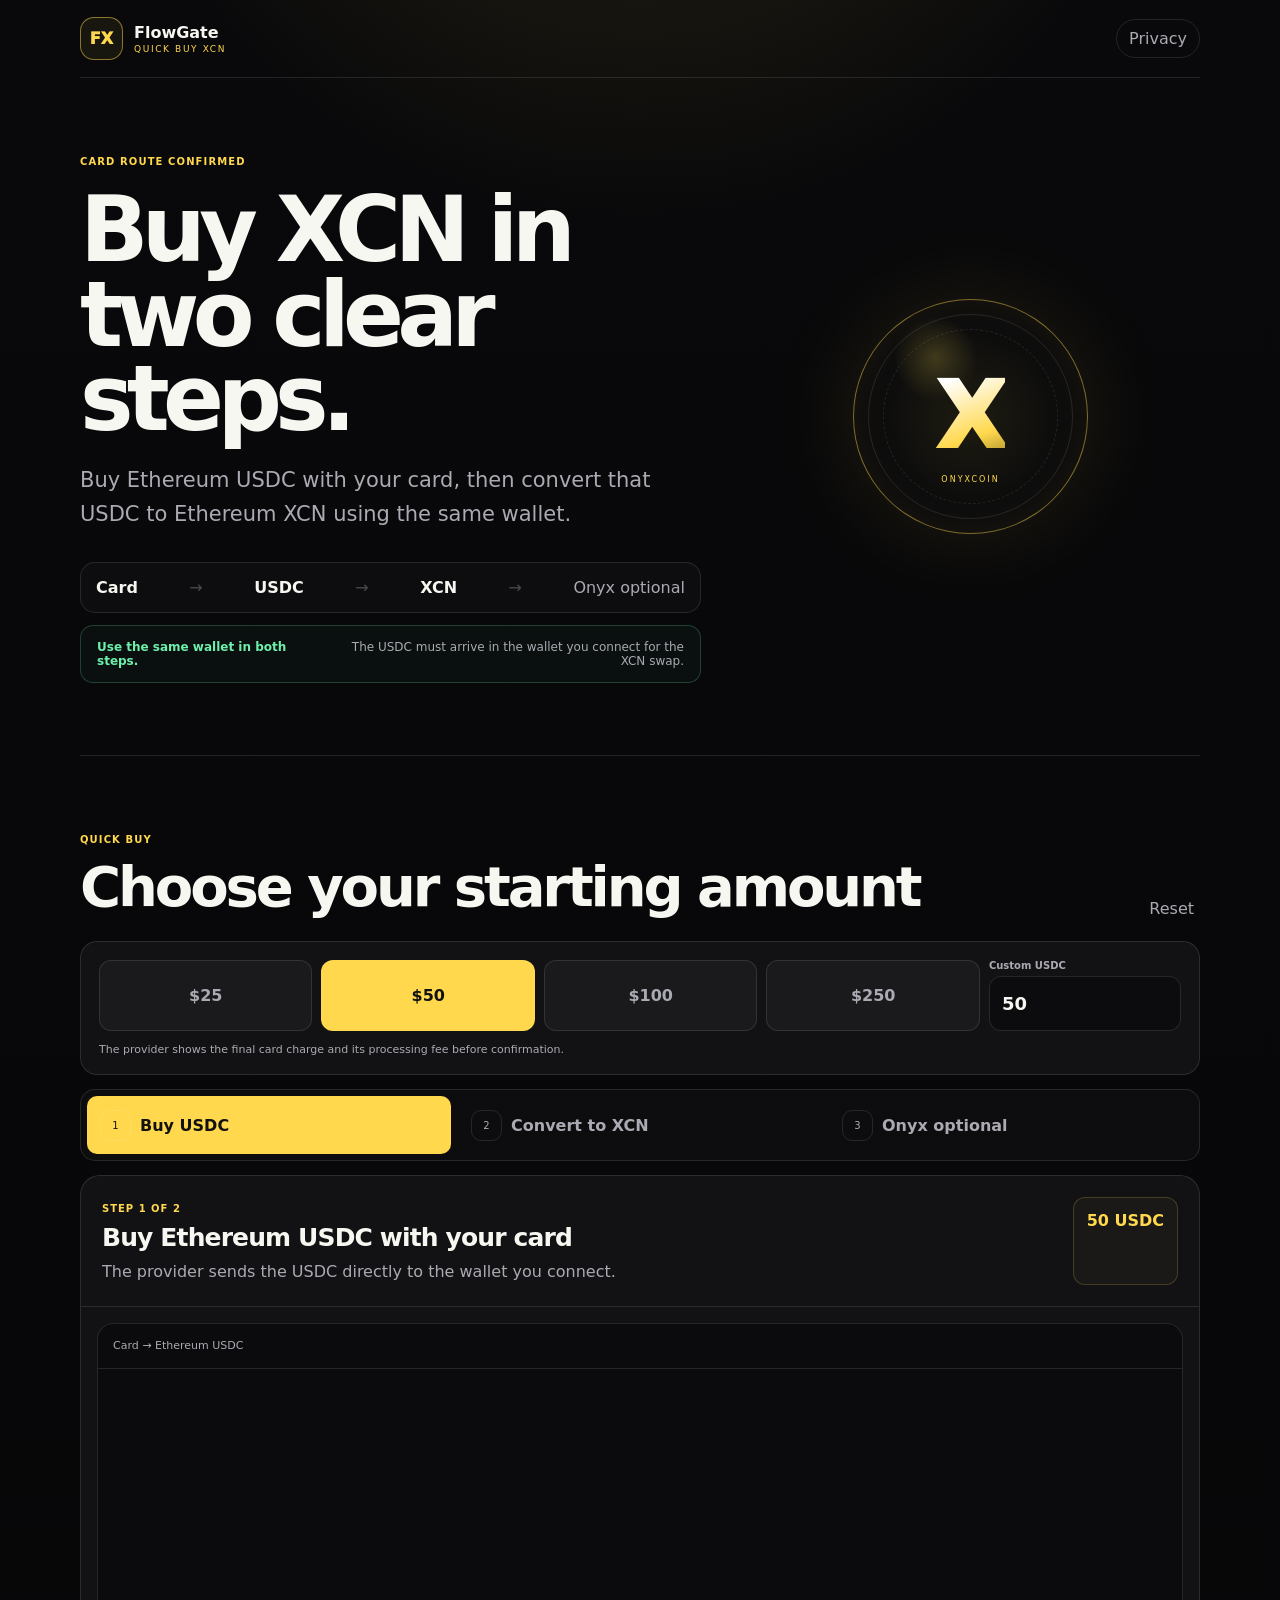
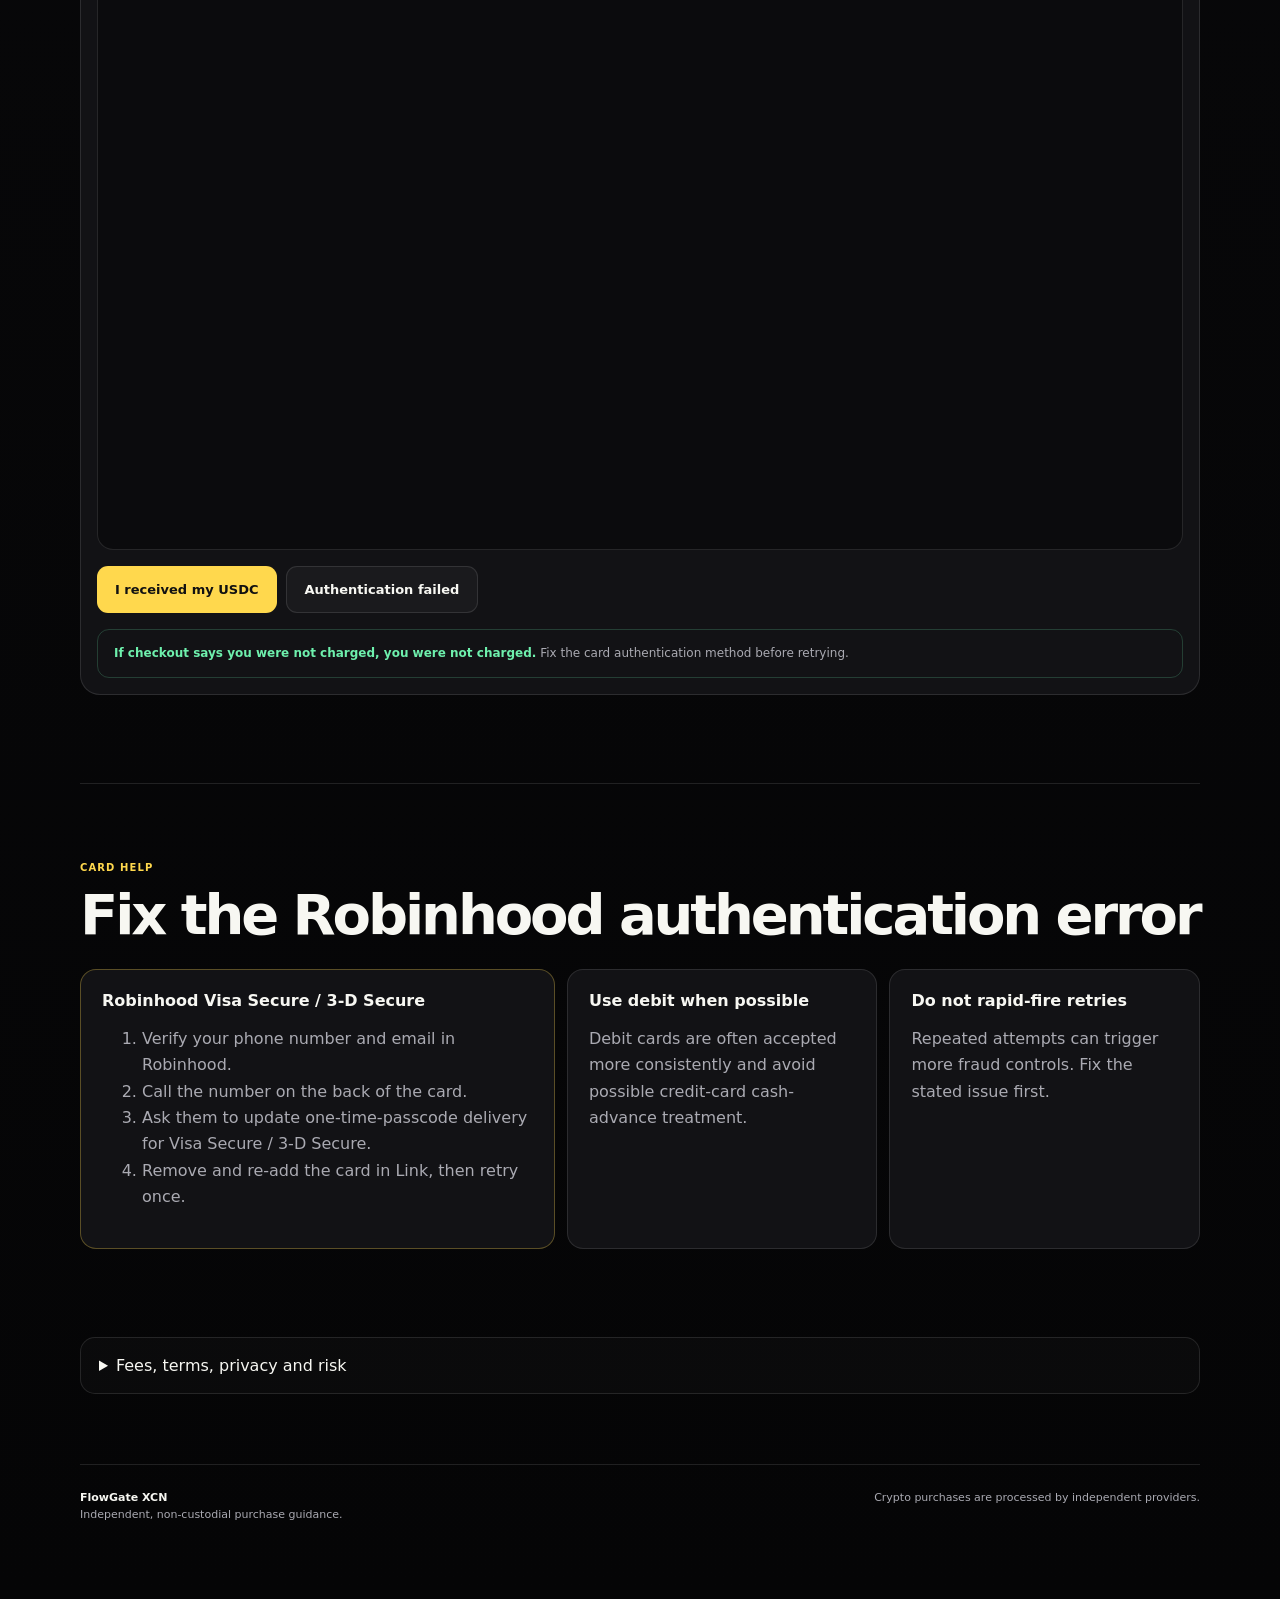
<file: index.html>
<!doctype html>
<html lang="en">
<head>
  <meta charset="utf-8" />
  <meta name="viewport" content="width=device-width,initial-scale=1,viewport-fit=cover" />
  <meta name="theme-color" content="#080809" />
  <meta name="description" content="Buy Ethereum USDC with a card, then convert it to XCN." />
  <title>FlowGate XCN — Quick Buy</title>
  <link rel="stylesheet" href="./styles.css" />
  <script defer src="./app.js"></script>
</head>
<body>
  <header>
    <a class="brand" href="#top"><span class="logo">FX</span><span><b>FlowGate</b><small>QUICK BUY XCN</small></span></a>
    <button id="privacy" class="ghost">Privacy</button>
  </header>

  <main id="top">
    <section class="hero">
      <div>
        <span class="eyebrow">CARD ROUTE CONFIRMED</span>
        <h1>Buy XCN in two clear steps.</h1>
        <p>Buy Ethereum USDC with your card, then convert that USDC to Ethereum XCN using the same wallet.</p>
        <div class="route"><b>Card</b><i>→</i><b>USDC</b><i>→</i><b>XCN</b><i>→</i><span>Onyx optional</span></div>
        <div class="same"><b>Use the same wallet in both steps.</b><span>The USDC must arrive in the wallet you connect for the XCN swap.</span></div>
      </div>
      <div class="coin" aria-hidden="true"><span>X</span><small>ONYXCOIN</small></div>
    </section>

    <section class="quick" id="buy">
      <div class="heading"><div><span class="eyebrow">QUICK BUY</span><h2>Choose your starting amount</h2></div><button id="reset" class="linkbtn">Reset</button></div>
      <div class="amounts">
        <button data-amount="25">$25</button><button data-amount="50" class="active">$50</button><button data-amount="100">$100</button><button data-amount="250">$250</button>
        <label>Custom USDC<input id="amount" type="number" min="5" max="10000" step="1" value="50" /></label>
        <p>The provider shows the final card charge and its processing fee before confirmation.</p>
      </div>

      <nav class="steps">
        <button data-tab="1" class="active"><span>1</span><b>Buy USDC</b></button>
        <button data-tab="2"><span>2</span><b>Convert to XCN</b></button>
        <button data-tab="3"><span>3</span><b>Onyx optional</b></button>
      </nav>

      <section class="panel active" data-panel="1">
        <div class="panelhead"><div><small>STEP 1 OF 2</small><h3>Buy Ethereum USDC with your card</h3><p>The provider sends the USDC directly to the wallet you connect.</p></div><strong><span data-current>50</span> USDC</strong></div>
        <div class="widget"><div class="widgetbar">Card → Ethereum USDC</div><iframe id="buyWidget" title="Buy USDC with card" height="780" allow="payment;clipboard-write;publickey-credentials-get"></iframe></div>
        <div class="actions"><button id="bought" class="primary">I received my USDC</button><button class="secondary" data-help>Authentication failed</button></div>
        <div class="notice"><b>If checkout says you were not charged, you were not charged.</b> Fix the card authentication method before retrying.</div>
      </section>

      <section class="panel" data-panel="2" hidden>
        <div class="panelhead"><div><small>STEP 2 OF 2</small><h3>Convert USDC into XCN</h3><p>The official Ethereum USDC and XCN contracts are already selected.</p></div><strong>Up to <span data-current>50</span> USDC</strong></div>
        <label class="walletcheck"><input id="sameWallet" type="checkbox" /><span><b>I am connecting the same wallet that received the USDC.</b><small>This prevents the most common mistake.</small></span></label>
        <div id="swapBox" class="widget locked"><div class="lock"><b>Confirm the same wallet above</b><span>Then the live XCN swap becomes available.</span></div><div class="widgetbar">Ethereum USDC → Ethereum XCN</div><iframe id="swapWidget" title="Swap USDC to XCN" height="780" allow="payment;clipboard-write;publickey-credentials-get"></iframe></div>
        <div class="contract"><div><small>Official Ethereum XCN contract</small><code>0xA2cd3D43c775978A96BdBf12d733D5A1ED94fb18</code></div><button id="copy">Copy</button></div>
        <div class="actions"><button id="swapped" class="primary">I received my XCN</button><button class="secondary" data-go="1">Back</button></div>
      </section>

      <section class="panel" data-panel="3" hidden>
        <div class="done"><span class="check">✓</span><small>XCN PURCHASED</small><h3>Keep it on Ethereum or move it to Onyx</h3><p>Ethereum XCN is already real XCN. Bridging is optional.</p>
          <div class="choices"><article><b>Keep Ethereum XCN</b><p>No extra bridge transaction is required.</p></article><article><b>Move to Onyx</b><p>Use the official bridge and test a small amount first.</p><a class="primary" href="https://app.onyx.org/en/bridge" target="_blank" rel="noreferrer">Open Onyx Bridge ↗</a></article></div>
          <div class="network"><span>Onyx chain ID <b>327</b></span><span>Native asset <b>XCN</b></span></div>
        </div>
      </section>
    </section>

    <section class="help" id="help">
      <div class="heading"><div><span class="eyebrow">CARD HELP</span><h2>Fix the Robinhood authentication error</h2></div></div>
      <div class="helpgrid"><article class="wide"><b>Robinhood Visa Secure / 3-D Secure</b><ol><li>Verify your phone number and email in Robinhood.</li><li>Call the number on the back of the card.</li><li>Ask them to update one-time-passcode delivery for Visa Secure / 3-D Secure.</li><li>Remove and re-add the card in Link, then retry once.</li></ol></article><article><b>Use debit when possible</b><p>Debit cards are often accepted more consistently and avoid possible credit-card cash-advance treatment.</p></article><article><b>Do not rapid-fire retries</b><p>Repeated attempts can trigger more fraud controls. Fix the stated issue first.</p></article></div>
    </section>

    <details class="legal"><summary>Fees, terms, privacy and risk</summary><nav><a href="./fees.html">Fees</a><a href="./terms.html">Terms</a><a href="./privacy.html">Privacy</a><a href="./risk.html">Risk</a><a href="./refund.html">Refunds</a><a href="./hosted-license.html">Hosted license</a></nav></details>
  </main>

  <footer><div><b>FlowGate XCN</b><span>Independent, non-custodial purchase guidance.</span></div><p>Crypto purchases are processed by independent providers.</p></footer>

  <dialog id="helpDialog"><button class="close" aria-label="Close">×</button><small>AUTHENTICATION FAILED</small><h3>Fix the card before retrying</h3><p>The provider did not charge you. Your issuer could not complete its identity-verification step.</p><ol><li>Confirm the card phone number and email.</li><li>Ask the issuer to update Visa Secure / 3-D Secure OTP delivery.</li><li>Remove and re-add the card in Link.</li><li>Retry once or use another eligible card.</li></ol><button class="primary dismiss">Got it</button></dialog>
  <div id="toast" class="toast"></div>
  <nav class="mobile"><button data-go="1">1 Buy</button><button data-go="2">2 Swap</button><button data-go="3">3 Onyx</button></nav>
</body>
</html>
</file>
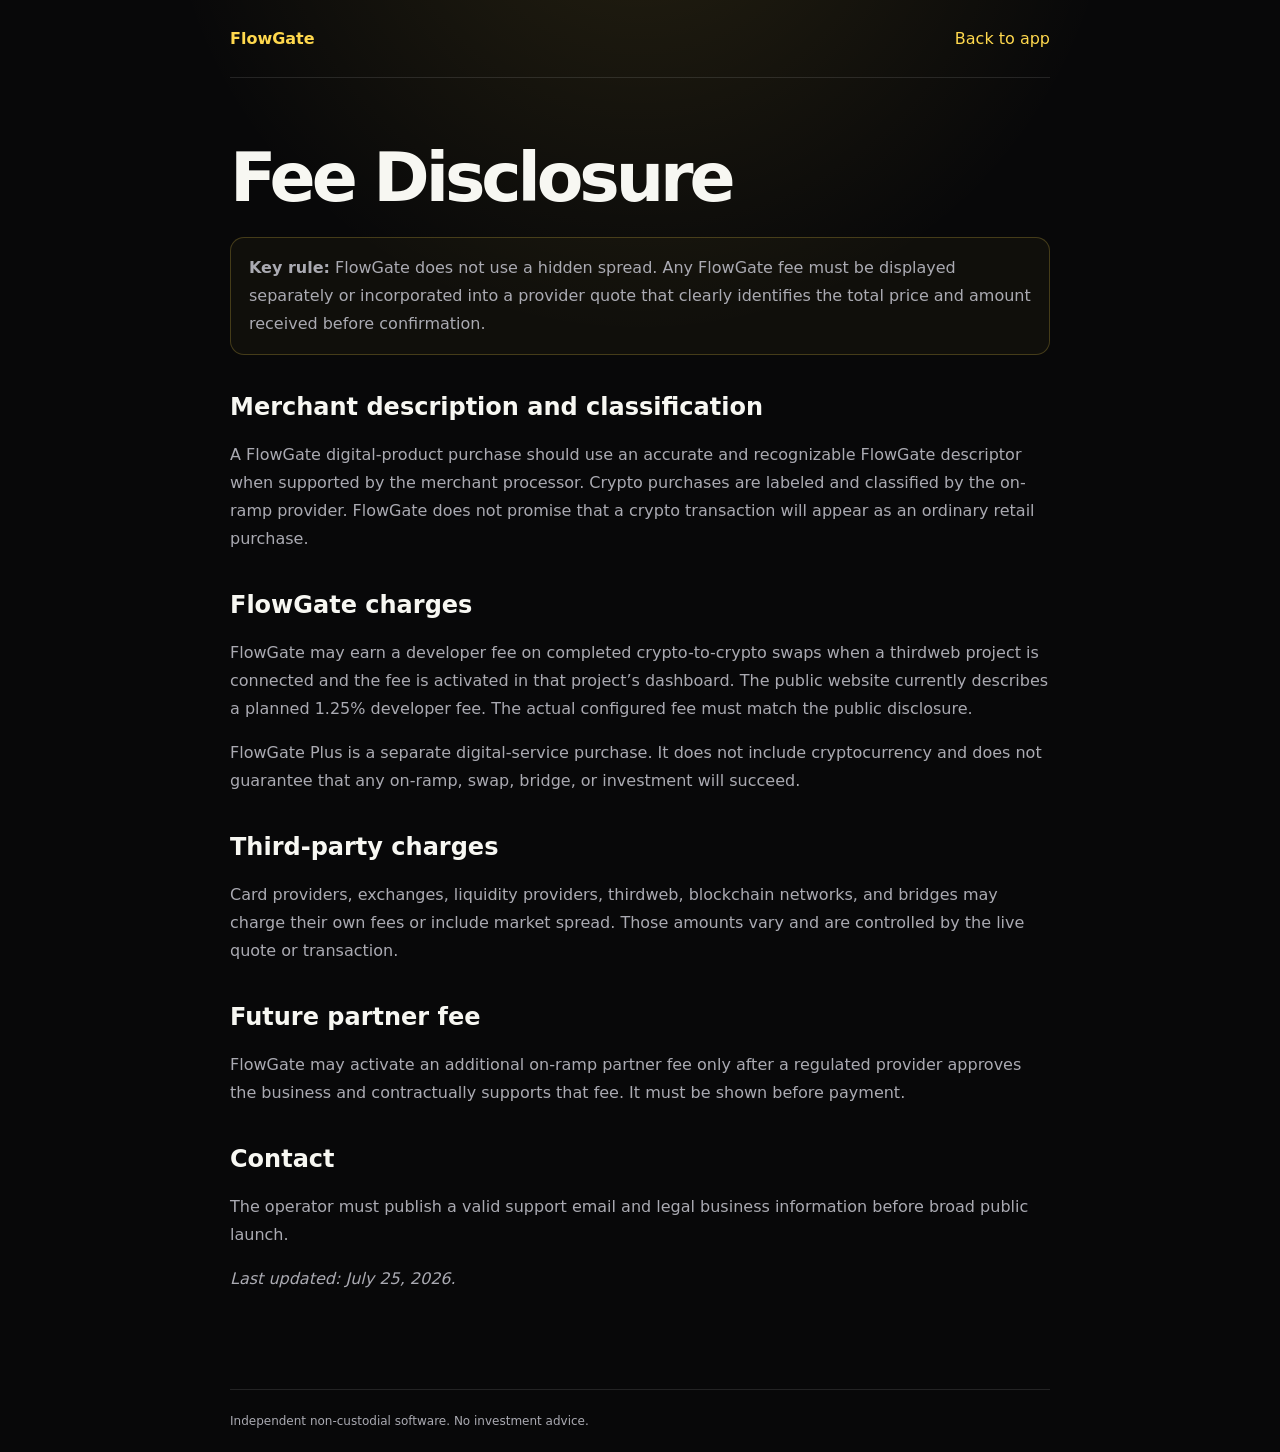
<file: fees.html>
<!doctype html>
<html lang="en"><head><meta charset="UTF-8"><meta name="viewport" content="width=device-width,initial-scale=1"><title>Fee Disclosure — FlowGate</title><link rel="stylesheet" href="./legal.css"></head>
<body><header><a href="./index.html"><strong>FlowGate</strong></a><a href="./index.html">Back to app</a></header><main><h1>Fee Disclosure</h1>
<p class="notice"><strong>Key rule:</strong> FlowGate does not use a hidden spread. Any FlowGate fee must be displayed separately or incorporated into a provider quote that clearly identifies the total price and amount received before confirmation.</p>
<h2>Merchant description and classification</h2><p>A FlowGate digital-product purchase should use an accurate and recognizable FlowGate descriptor when supported by the merchant processor. Crypto purchases are labeled and classified by the on-ramp provider. FlowGate does not promise that a crypto transaction will appear as an ordinary retail purchase.</p><h2>FlowGate charges</h2>
<p>FlowGate may earn a developer fee on completed crypto-to-crypto swaps when a thirdweb project is connected and the fee is activated in that project’s dashboard. The public website currently describes a planned 1.25% developer fee. The actual configured fee must match the public disclosure.</p>
<p>FlowGate Plus is a separate digital-service purchase. It does not include cryptocurrency and does not guarantee that any on-ramp, swap, bridge, or investment will succeed.</p>
<h2>Third-party charges</h2>
<p>Card providers, exchanges, liquidity providers, thirdweb, blockchain networks, and bridges may charge their own fees or include market spread. Those amounts vary and are controlled by the live quote or transaction.</p>
<h2>Future partner fee</h2>
<p>FlowGate may activate an additional on-ramp partner fee only after a regulated provider approves the business and contractually supports that fee. It must be shown before payment.</p>
<h2>Contact</h2><p>The operator must publish a valid support email and legal business information before broad public launch.</p><p><em>Last updated: July 25, 2026.</em></p></main><footer>Independent non-custodial software. No investment advice.</footer></body></html>
</file>
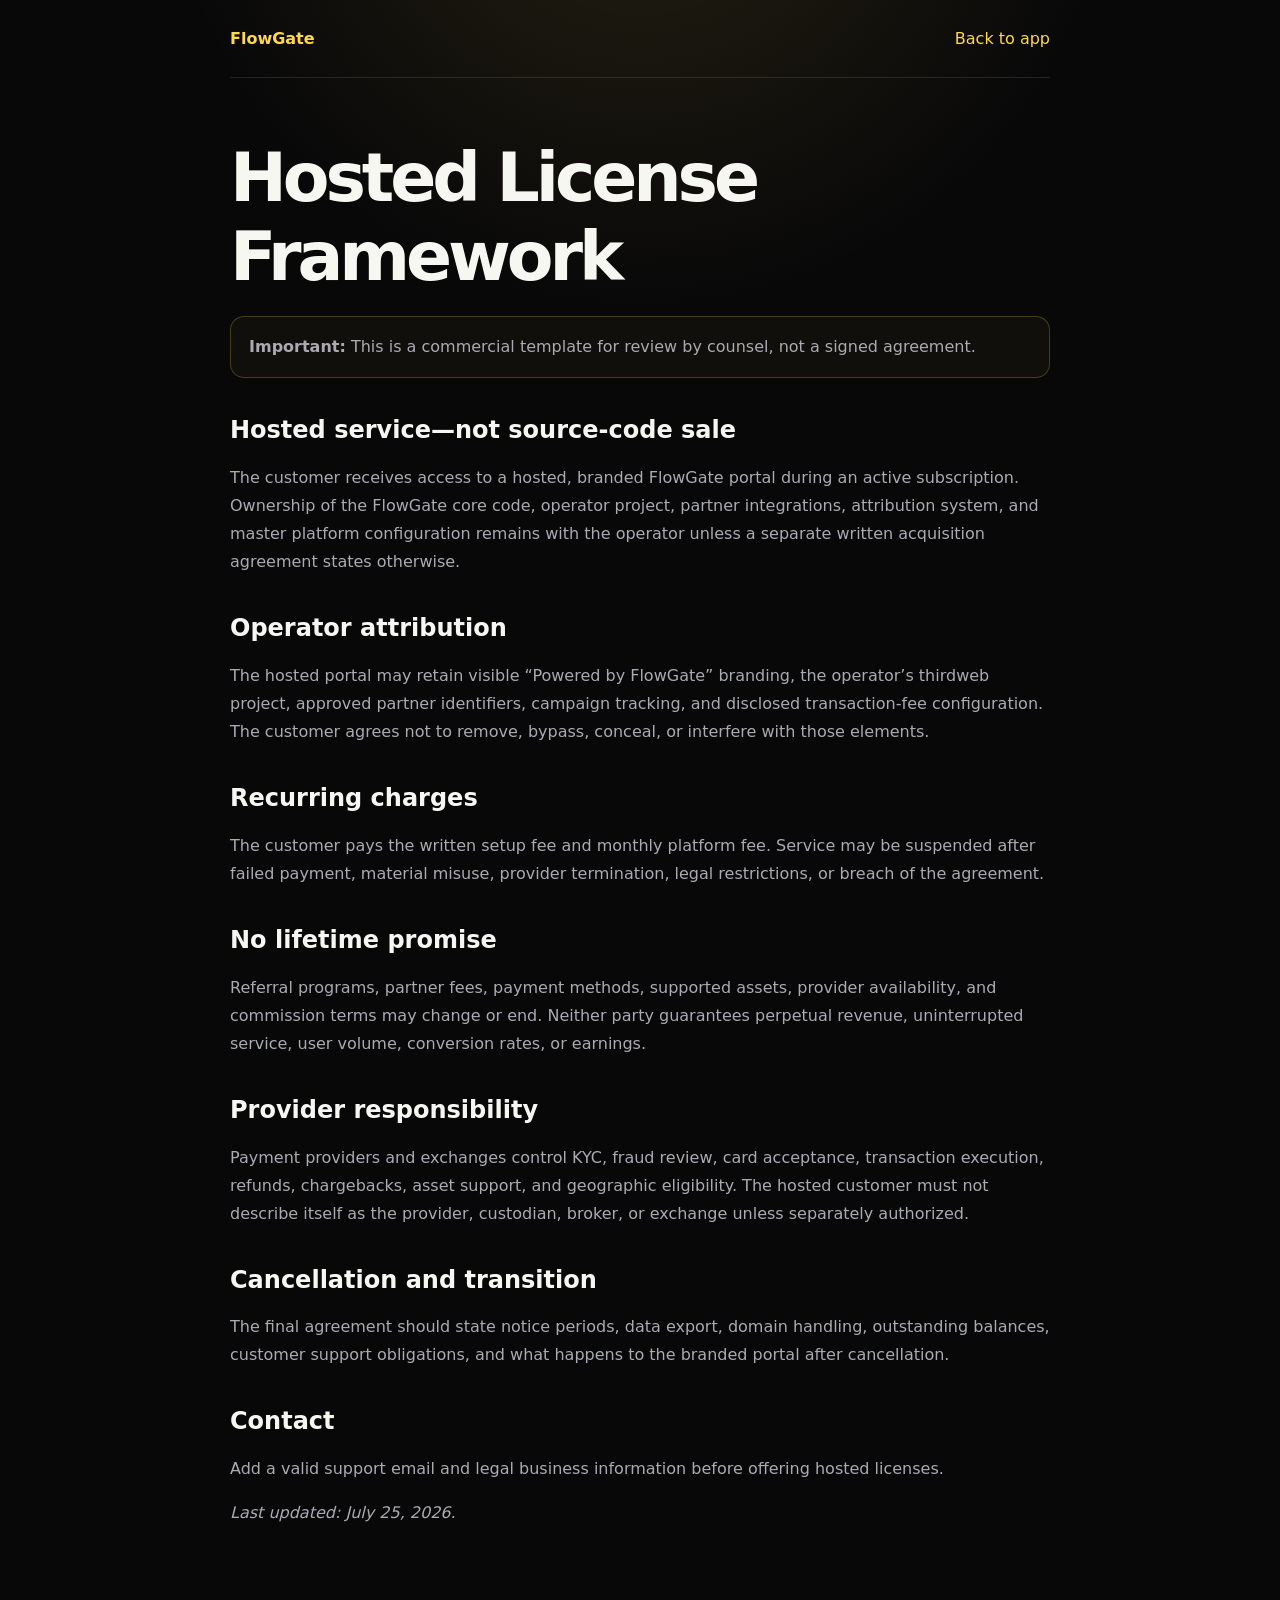
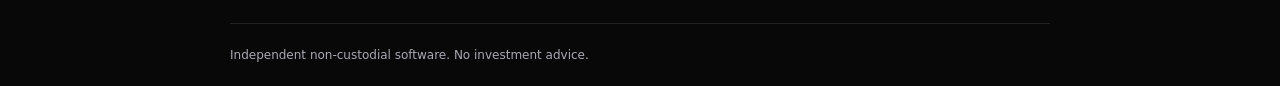
<file: hosted-license.html>
<!doctype html>
<html lang="en"><head><meta charset="UTF-8"><meta name="viewport" content="width=device-width,initial-scale=1"><title>Hosted License — FlowGate</title><link rel="stylesheet" href="./legal.css"></head>
<body><header><a href="./index.html"><strong>FlowGate</strong></a><a href="./index.html">Back to app</a></header><main><h1>Hosted License Framework</h1>
<p class="notice"><strong>Important:</strong> This is a commercial template for review by counsel, not a signed agreement.</p>
<h2>Hosted service—not source-code sale</h2>
<p>The customer receives access to a hosted, branded FlowGate portal during an active subscription. Ownership of the FlowGate core code, operator project, partner integrations, attribution system, and master platform configuration remains with the operator unless a separate written acquisition agreement states otherwise.</p>
<h2>Operator attribution</h2>
<p>The hosted portal may retain visible “Powered by FlowGate” branding, the operator’s thirdweb project, approved partner identifiers, campaign tracking, and disclosed transaction-fee configuration. The customer agrees not to remove, bypass, conceal, or interfere with those elements.</p>
<h2>Recurring charges</h2>
<p>The customer pays the written setup fee and monthly platform fee. Service may be suspended after failed payment, material misuse, provider termination, legal restrictions, or breach of the agreement.</p>
<h2>No lifetime promise</h2>
<p>Referral programs, partner fees, payment methods, supported assets, provider availability, and commission terms may change or end. Neither party guarantees perpetual revenue, uninterrupted service, user volume, conversion rates, or earnings.</p>
<h2>Provider responsibility</h2>
<p>Payment providers and exchanges control KYC, fraud review, card acceptance, transaction execution, refunds, chargebacks, asset support, and geographic eligibility. The hosted customer must not describe itself as the provider, custodian, broker, or exchange unless separately authorized.</p>
<h2>Cancellation and transition</h2>
<p>The final agreement should state notice periods, data export, domain handling, outstanding balances, customer support obligations, and what happens to the branded portal after cancellation.</p>
<h2>Contact</h2><p>Add a valid support email and legal business information before offering hosted licenses.</p><p><em>Last updated: July 25, 2026.</em></p></main><footer>Independent non-custodial software. No investment advice.</footer></body></html>
</file>
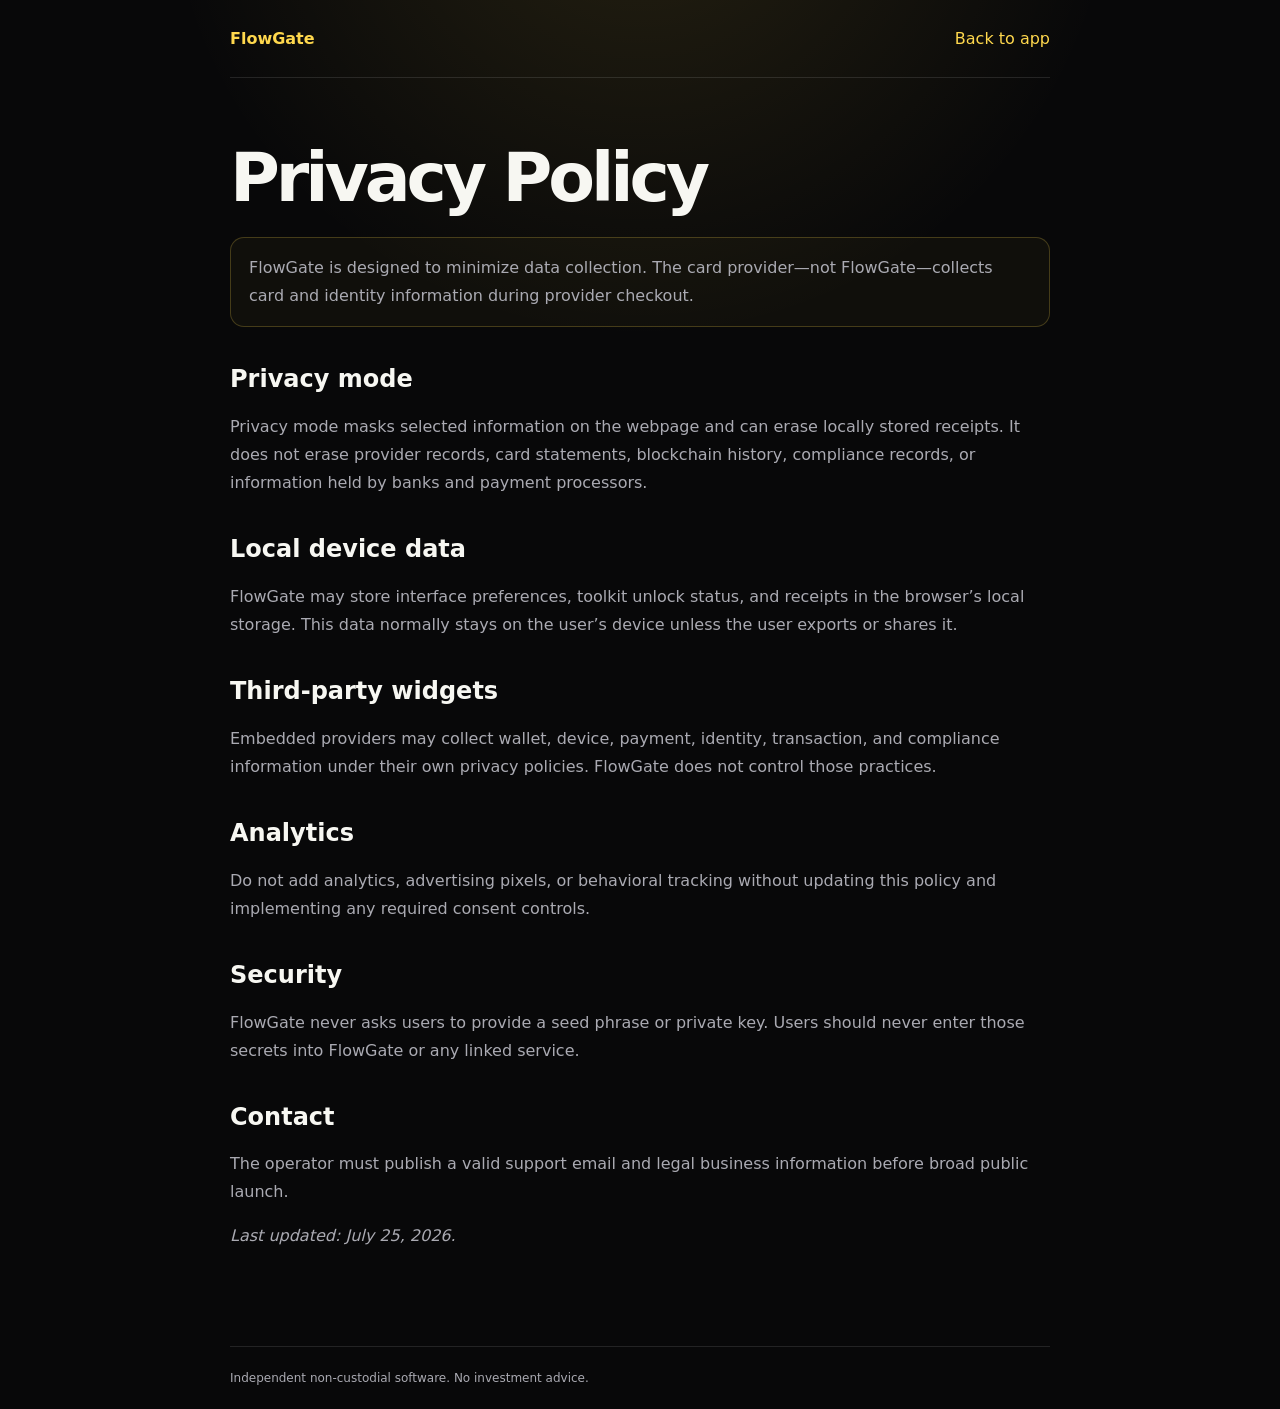
<file: privacy.html>
<!doctype html>
<html lang="en"><head><meta charset="UTF-8"><meta name="viewport" content="width=device-width,initial-scale=1"><title>Privacy Policy — FlowGate</title><link rel="stylesheet" href="./legal.css"></head>
<body><header><a href="./index.html"><strong>FlowGate</strong></a><a href="./index.html">Back to app</a></header><main><h1>Privacy Policy</h1>
<p class="notice">FlowGate is designed to minimize data collection. The card provider—not FlowGate—collects card and identity information during provider checkout.</p>
<h2>Privacy mode</h2><p>Privacy mode masks selected information on the webpage and can erase locally stored receipts. It does not erase provider records, card statements, blockchain history, compliance records, or information held by banks and payment processors.</p><h2>Local device data</h2>
<p>FlowGate may store interface preferences, toolkit unlock status, and receipts in the browser’s local storage. This data normally stays on the user’s device unless the user exports or shares it.</p>
<h2>Third-party widgets</h2>
<p>Embedded providers may collect wallet, device, payment, identity, transaction, and compliance information under their own privacy policies. FlowGate does not control those practices.</p>
<h2>Analytics</h2>
<p>Do not add analytics, advertising pixels, or behavioral tracking without updating this policy and implementing any required consent controls.</p>
<h2>Security</h2>
<p>FlowGate never asks users to provide a seed phrase or private key. Users should never enter those secrets into FlowGate or any linked service.</p>
<h2>Contact</h2><p>The operator must publish a valid support email and legal business information before broad public launch.</p><p><em>Last updated: July 25, 2026.</em></p></main><footer>Independent non-custodial software. No investment advice.</footer></body></html>
</file>
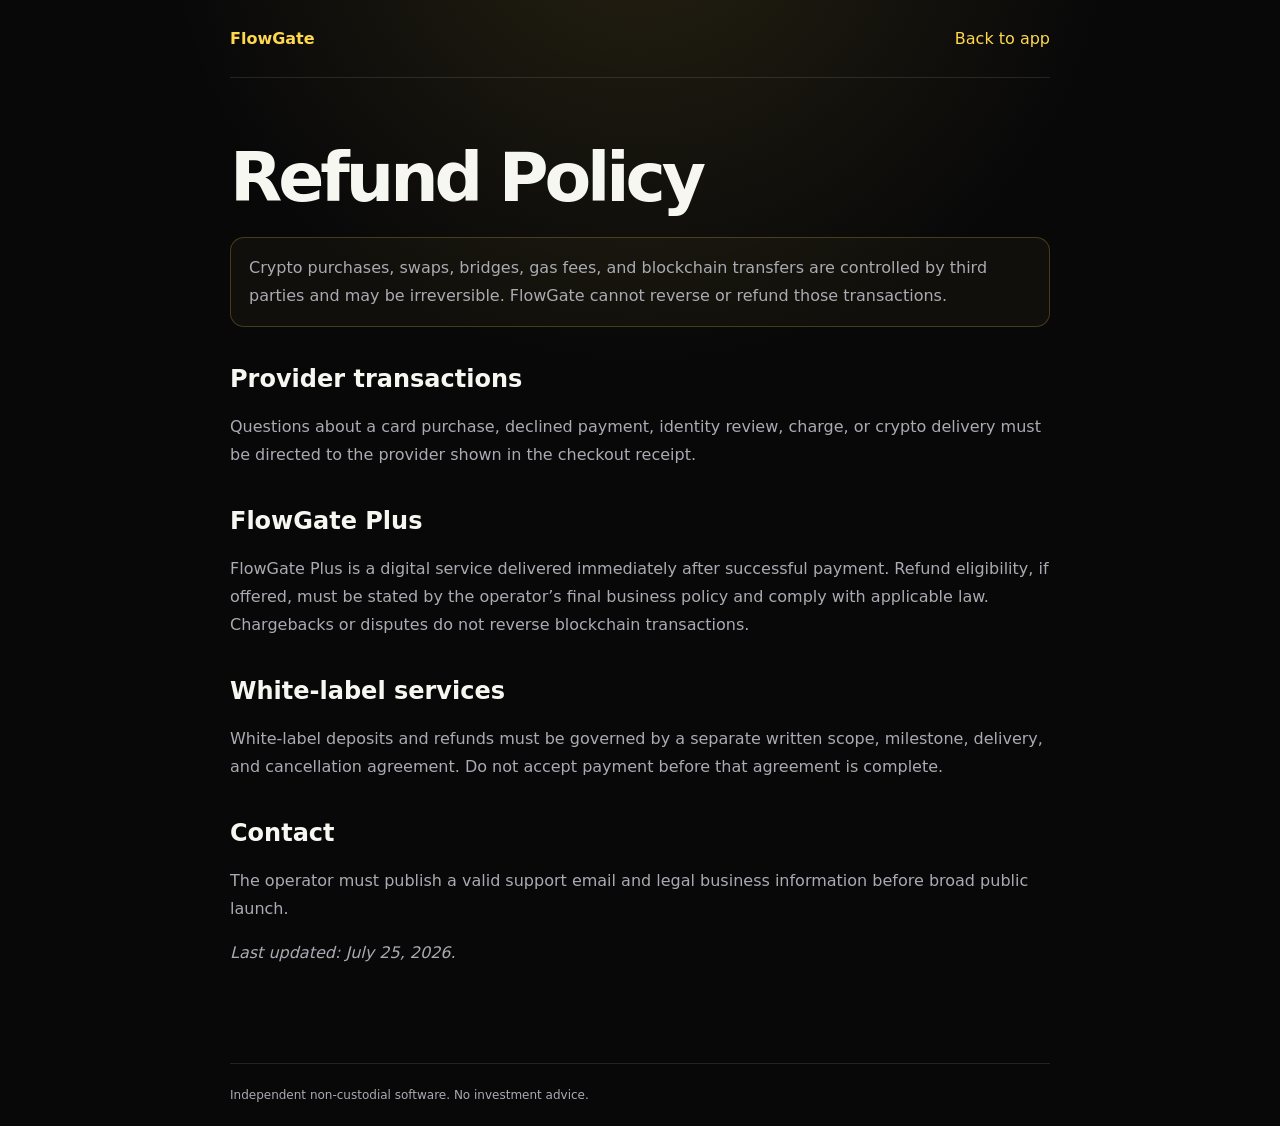
<file: refund.html>
<!doctype html>
<html lang="en"><head><meta charset="UTF-8"><meta name="viewport" content="width=device-width,initial-scale=1"><title>Refund Policy — FlowGate</title><link rel="stylesheet" href="./legal.css"></head>
<body><header><a href="./index.html"><strong>FlowGate</strong></a><a href="./index.html">Back to app</a></header><main><h1>Refund Policy</h1>
<p class="notice">Crypto purchases, swaps, bridges, gas fees, and blockchain transfers are controlled by third parties and may be irreversible. FlowGate cannot reverse or refund those transactions.</p>
<h2>Provider transactions</h2>
<p>Questions about a card purchase, declined payment, identity review, charge, or crypto delivery must be directed to the provider shown in the checkout receipt.</p>
<h2>FlowGate Plus</h2>
<p>FlowGate Plus is a digital service delivered immediately after successful payment. Refund eligibility, if offered, must be stated by the operator’s final business policy and comply with applicable law. Chargebacks or disputes do not reverse blockchain transactions.</p>
<h2>White-label services</h2>
<p>White-label deposits and refunds must be governed by a separate written scope, milestone, delivery, and cancellation agreement. Do not accept payment before that agreement is complete.</p>
<h2>Contact</h2><p>The operator must publish a valid support email and legal business information before broad public launch.</p><p><em>Last updated: July 25, 2026.</em></p></main><footer>Independent non-custodial software. No investment advice.</footer></body></html>
</file>
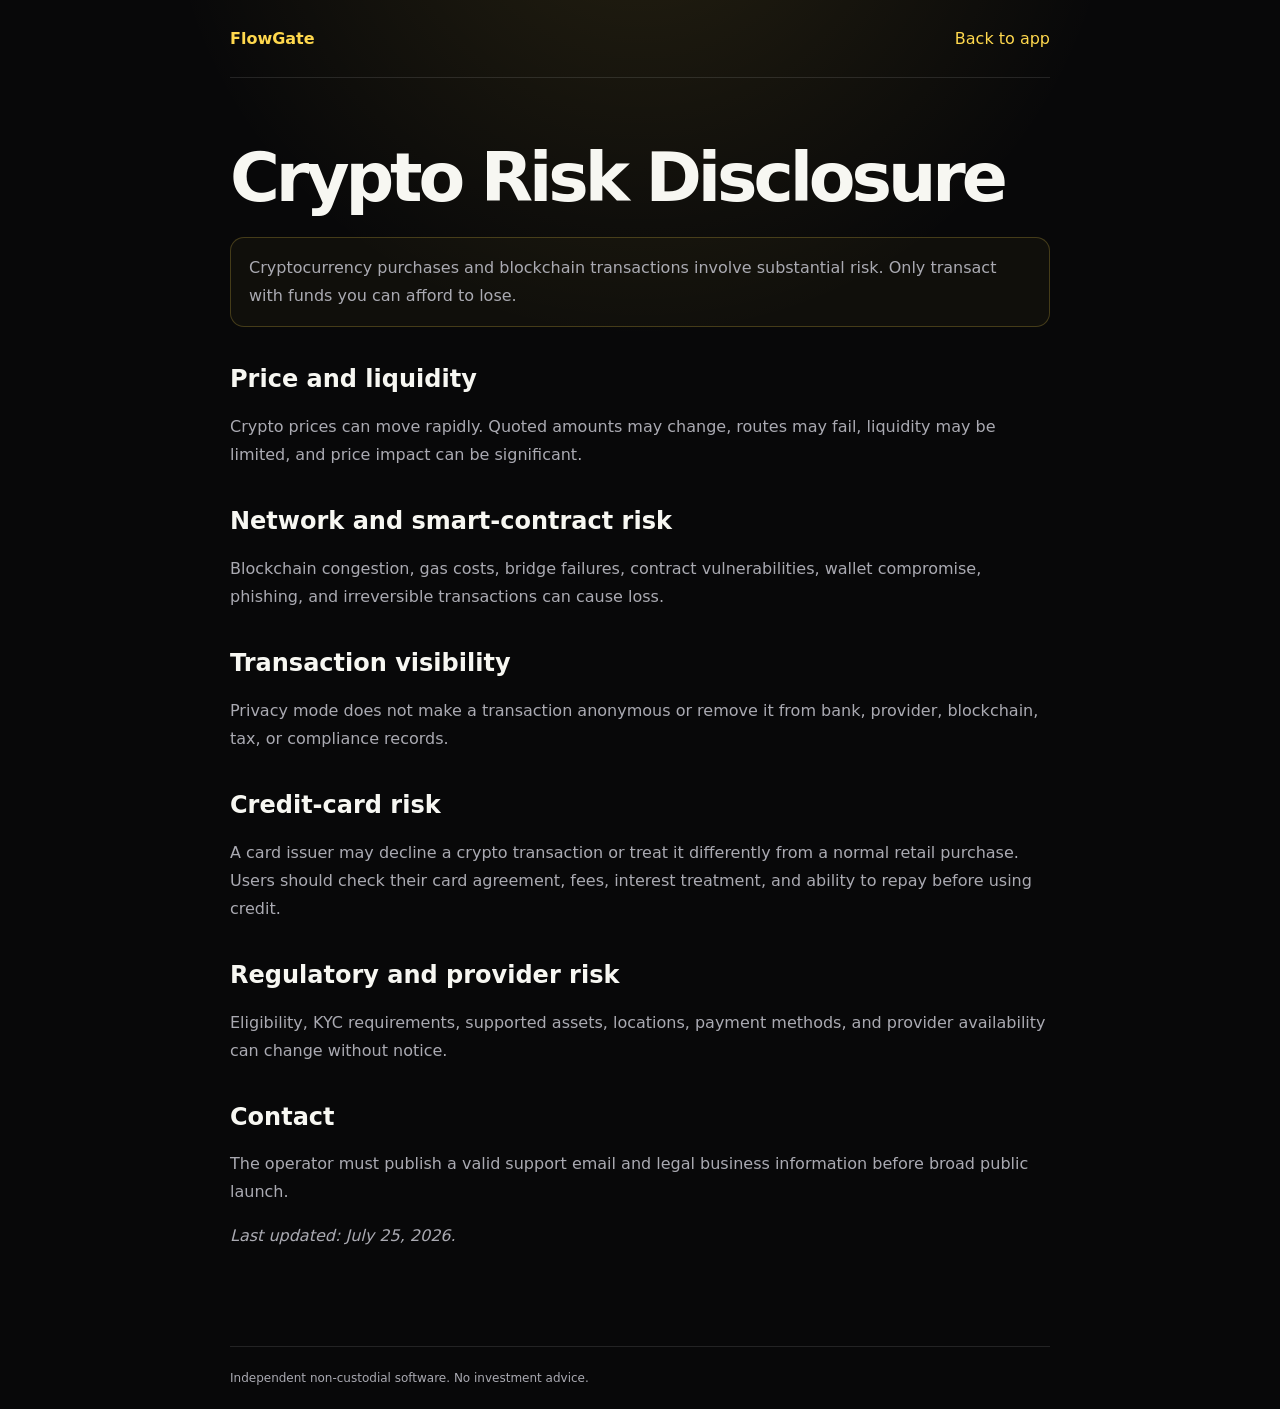
<file: risk.html>
<!doctype html>
<html lang="en"><head><meta charset="UTF-8"><meta name="viewport" content="width=device-width,initial-scale=1"><title>Crypto Risk Disclosure — FlowGate</title><link rel="stylesheet" href="./legal.css"></head>
<body><header><a href="./index.html"><strong>FlowGate</strong></a><a href="./index.html">Back to app</a></header><main><h1>Crypto Risk Disclosure</h1>
<p class="notice">Cryptocurrency purchases and blockchain transactions involve substantial risk. Only transact with funds you can afford to lose.</p>
<h2>Price and liquidity</h2>
<p>Crypto prices can move rapidly. Quoted amounts may change, routes may fail, liquidity may be limited, and price impact can be significant.</p>
<h2>Network and smart-contract risk</h2>
<p>Blockchain congestion, gas costs, bridge failures, contract vulnerabilities, wallet compromise, phishing, and irreversible transactions can cause loss.</p>
<h2>Transaction visibility</h2><p>Privacy mode does not make a transaction anonymous or remove it from bank, provider, blockchain, tax, or compliance records.</p><h2>Credit-card risk</h2>
<p>A card issuer may decline a crypto transaction or treat it differently from a normal retail purchase. Users should check their card agreement, fees, interest treatment, and ability to repay before using credit.</p>
<h2>Regulatory and provider risk</h2>
<p>Eligibility, KYC requirements, supported assets, locations, payment methods, and provider availability can change without notice.</p>
<h2>Contact</h2><p>The operator must publish a valid support email and legal business information before broad public launch.</p><p><em>Last updated: July 25, 2026.</em></p></main><footer>Independent non-custodial software. No investment advice.</footer></body></html>
</file>
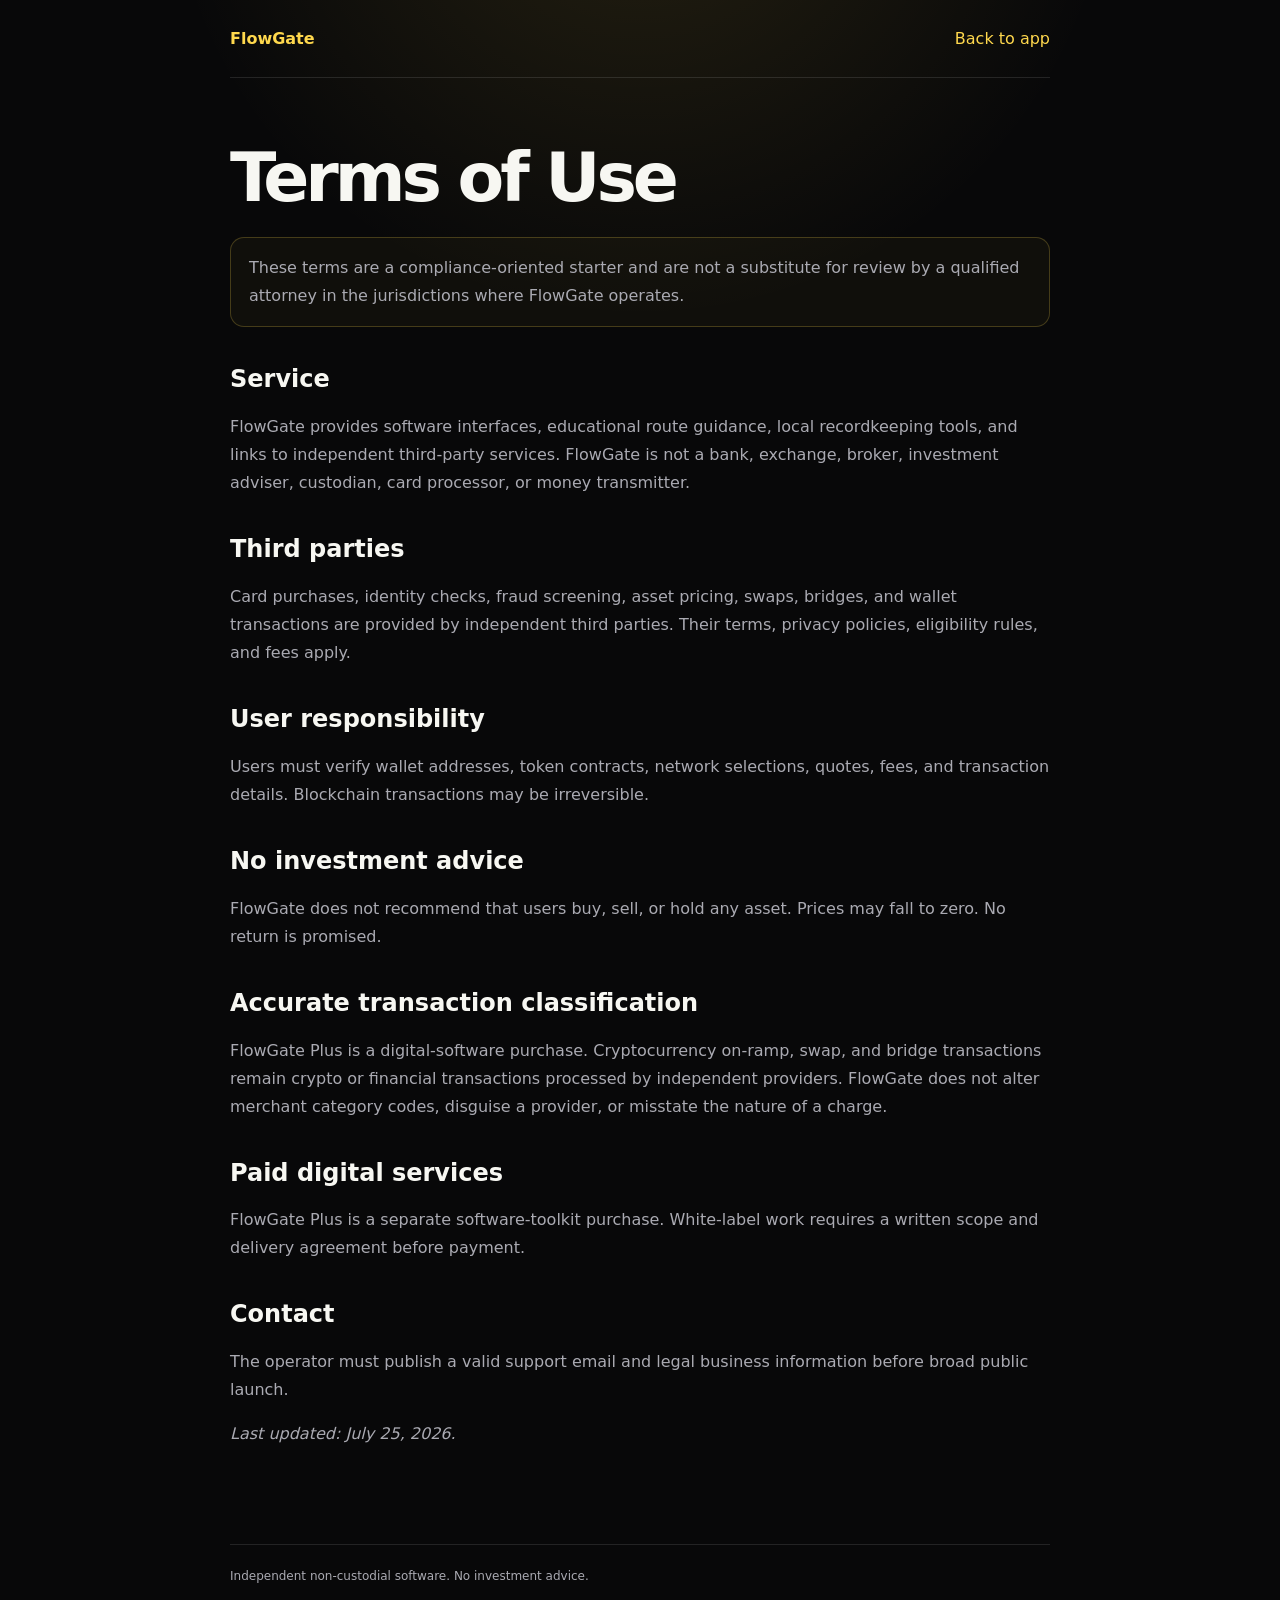
<file: terms.html>
<!doctype html>
<html lang="en"><head><meta charset="UTF-8"><meta name="viewport" content="width=device-width,initial-scale=1"><title>Terms of Use — FlowGate</title><link rel="stylesheet" href="./legal.css"></head>
<body><header><a href="./index.html"><strong>FlowGate</strong></a><a href="./index.html">Back to app</a></header><main><h1>Terms of Use</h1>
<p class="notice">These terms are a compliance-oriented starter and are not a substitute for review by a qualified attorney in the jurisdictions where FlowGate operates.</p>
<h2>Service</h2>
<p>FlowGate provides software interfaces, educational route guidance, local recordkeeping tools, and links to independent third-party services. FlowGate is not a bank, exchange, broker, investment adviser, custodian, card processor, or money transmitter.</p>
<h2>Third parties</h2>
<p>Card purchases, identity checks, fraud screening, asset pricing, swaps, bridges, and wallet transactions are provided by independent third parties. Their terms, privacy policies, eligibility rules, and fees apply.</p>
<h2>User responsibility</h2>
<p>Users must verify wallet addresses, token contracts, network selections, quotes, fees, and transaction details. Blockchain transactions may be irreversible.</p>
<h2>No investment advice</h2>
<p>FlowGate does not recommend that users buy, sell, or hold any asset. Prices may fall to zero. No return is promised.</p>
<h2>Accurate transaction classification</h2><p>FlowGate Plus is a digital-software purchase. Cryptocurrency on-ramp, swap, and bridge transactions remain crypto or financial transactions processed by independent providers. FlowGate does not alter merchant category codes, disguise a provider, or misstate the nature of a charge.</p><h2>Paid digital services</h2>
<p>FlowGate Plus is a separate software-toolkit purchase. White-label work requires a written scope and delivery agreement before payment.</p>
<h2>Contact</h2><p>The operator must publish a valid support email and legal business information before broad public launch.</p><p><em>Last updated: July 25, 2026.</em></p></main><footer>Independent non-custodial software. No investment advice.</footer></body></html>
</file>
<file: styles.css>
:root{color-scheme:dark;--bg:#070708;--panel:#121215;--text:#f7f7f2;--muted:#aaaab2;--line:rgba(255,255,255,.11);--yellow:#ffd84d;--green:#6ef0ad;font-family:Inter,ui-sans-serif,system-ui,-apple-system,BlinkMacSystemFont,"Segoe UI",sans-serif}*{box-sizing:border-box}html{scroll-behavior:smooth}body{margin:0;background:radial-gradient(circle at 50% -10%,rgba(255,216,77,.14),transparent 34rem),linear-gradient(#09090b,#050506);color:var(--text)}a{color:inherit;text-decoration:none}button,input{font:inherit}button{color:inherit}header,main,footer{width:min(1120px,calc(100% - 28px));margin:auto}header{min-height:78px;display:flex;align-items:center;justify-content:space-between;border-bottom:1px solid var(--line)}.brand{display:flex;gap:11px;align-items:center}.brand span span,.brand b,.brand small{display:block}.logo{width:43px;height:43px;display:grid;place-items:center;border:1px solid rgba(255,216,77,.5);border-radius:14px;background:#18170f;color:var(--yellow);font-weight:950}.brand small{margin-top:2px;color:var(--yellow);font-size:9px;letter-spacing:.18em}.ghost,.linkbtn{border:0;background:transparent;color:var(--muted);cursor:pointer}.ghost{padding:9px 12px;border:1px solid var(--line);border-radius:999px}.hero{min-height:620px;padding:72px 0;display:grid;grid-template-columns:1.15fr .85fr;align-items:center;gap:40px}.eyebrow{color:var(--yellow);font-size:10px;font-weight:900;letter-spacing:.11em}.hero h1{margin:19px 0;font-size:clamp(52px,8vw,90px);line-height:.94;letter-spacing:-.075em}.hero p{max-width:670px;color:var(--muted);font-size:clamp(17px,2vw,21px);line-height:1.65}.route{max-width:650px;margin-top:30px;padding:15px;display:flex;align-items:center;justify-content:space-between;gap:10px;border:1px solid var(--line);border-radius:15px;background:rgba(255,255,255,.025)}.route i{color:rgba(255,255,255,.25);font-style:normal}.route span{color:var(--muted)}.same{max-width:650px;margin-top:12px;padding:14px 16px;display:flex;justify-content:space-between;gap:18px;border:1px solid rgba(110,240,173,.22);border-radius:13px;background:rgba(110,240,173,.03);font-size:12px}.same b{color:var(--green)}.same span{color:var(--muted);text-align:right}.coin{width:235px;height:235px;margin:auto;position:relative;display:grid;place-items:center;border:1px solid rgba(255,216,77,.48);border-radius:50%;background:radial-gradient(circle at 35% 25%,#403a1c,transparent 18%),radial-gradient(circle,#1e1c10,#0b0b0d 58%,#050506);box-shadow:inset 0 0 45px rgba(255,216,77,.08),0 0 90px rgba(255,216,77,.1);animation:float 5s ease-in-out infinite}.coin:before,.coin:after{content:"";position:absolute;inset:14px;border:1px solid rgba(255,255,255,.1);border-radius:inherit}.coin:after{inset:29px;border-style:dashed;animation:spin 18s linear infinite}.coin>span{font-size:90px;font-weight:950;background:linear-gradient(160deg,#fff 16%,var(--yellow) 67%,#8d741f);-webkit-background-clip:text;color:transparent}.coin small{position:absolute;bottom:49px;color:var(--yellow);font-size:8px;letter-spacing:.25em}.quick,.help{padding:72px 0 88px;border-top:1px solid var(--line)}.heading{display:flex;align-items:flex-end;justify-content:space-between;gap:20px;margin-bottom:22px}h2{margin:7px 0 0;font-size:clamp(35px,5vw,56px);letter-spacing:-.055em}.amounts{padding:18px;display:grid;grid-template-columns:repeat(4,1fr) .9fr;gap:9px;border:1px solid var(--line);border-radius:17px;background:var(--panel)}.amounts>button{min-height:55px;border:1px solid var(--line);border-radius:12px;background:rgba(255,255,255,.035);color:var(--muted);font-weight:900;cursor:pointer}.amounts>button.active{border-color:transparent;background:var(--yellow);color:#111}.amounts label{color:var(--muted);font-size:10px;font-weight:800}.amounts input{width:100%;min-height:55px;margin-top:5px;padding:0 12px;border:1px solid var(--line);border-radius:12px;background:#0c0c0e;color:var(--text);font-size:18px;font-weight:900}.amounts p{grid-column:1/-1;margin:3px 0 0;color:var(--muted);font-size:11px}.steps{margin:14px 0;padding:6px;display:grid;grid-template-columns:repeat(3,1fr);gap:7px;border:1px solid var(--line);border-radius:15px;background:rgba(255,255,255,.025)}.steps button{min-height:58px;display:flex;align-items:center;gap:9px;padding:0 13px;border:0;border-radius:10px;background:transparent;color:var(--muted);cursor:pointer}.steps button span{width:31px;height:31px;display:grid;place-items:center;border:1px solid var(--line);border-radius:10px;font-size:10px}.steps button.active{background:var(--yellow);color:#111}.steps button.done span{border-color:transparent;background:var(--green);color:#07150e}.panel{display:none;overflow:hidden;border:1px solid var(--line);border-radius:20px;background:var(--panel)}.panel.active{display:block}.panelhead{padding:21px;display:flex;justify-content:space-between;gap:20px;border-bottom:1px solid var(--line)}.panelhead small,.done>small,dialog>small{color:var(--yellow);font-size:10px;font-weight:900;letter-spacing:.1em}.panelhead h3,.done h3,dialog h3{margin:7px 0;font-size:25px;letter-spacing:-.035em}.panelhead p,.done>p,dialog p{margin:0;color:var(--muted);line-height:1.6}.panelhead>strong{flex:0 0 auto;padding:13px;border:1px solid rgba(255,216,77,.2);border-radius:12px;color:var(--yellow);background:rgba(255,216,77,.035)}.widget{position:relative;margin:16px;overflow:hidden;border:1px solid var(--line);border-radius:16px;background:#0b0b0d}.widgetbar{min-height:45px;padding:0 15px;display:flex;align-items:center;border-bottom:1px solid var(--line);color:var(--muted);font-size:11px}.widget iframe{display:block;width:100%;min-height:760px;border:0}.actions{padding:0 16px 16px;display:flex;flex-wrap:wrap;gap:9px}.primary,.secondary{min-height:47px;display:inline-flex;align-items:center;justify-content:center;padding:0 18px;border-radius:11px;font-size:13px;font-weight:850;cursor:pointer}.primary{border:0;background:var(--yellow);color:#111}.secondary{border:1px solid var(--line);background:rgba(255,255,255,.035)}.notice{margin:0 16px 16px;padding:14px 16px;border:1px solid rgba(110,240,173,.2);border-radius:12px;color:var(--muted);font-size:12px;line-height:1.6}.notice b{color:var(--green)}.walletcheck{margin:16px 16px 0;padding:15px;display:flex;border:1px solid rgba(255,216,77,.2);border-radius:13px;background:rgba(255,216,77,.035)}.walletcheck input{width:20px;height:20px;margin-right:11px;accent-color:var(--yellow)}.walletcheck b,.walletcheck small{display:block}.walletcheck small{margin-top:4px;color:var(--muted)}.widget.locked .lock{position:absolute;z-index:3;inset:45px 0 0;display:flex;flex-direction:column;align-items:center;justify-content:center;background:rgba(7,7,8,.88);backdrop-filter:blur(9px)}.lock{display:none}.lock span{margin-top:7px;color:var(--muted)}.contract{margin:0 16px 16px;padding:13px 15px;display:flex;align-items:center;justify-content:space-between;gap:12px;border:1px solid var(--line);border-radius:12px;background:rgba(255,255,255,.025)}.contract small,.contract code{display:block}.contract small{color:var(--muted)}.contract code{margin-top:5px;color:var(--yellow);overflow-wrap:anywhere}.contract button{min-height:37px;padding:0 12px;border:1px solid var(--line);border-radius:9px;background:rgba(255,255,255,.04)}.done{padding:31px;text-align:center}.check{width:56px;height:56px;margin:0 auto 15px;display:grid;place-items:center;border-radius:17px;background:var(--green);color:#07150e;font-size:24px;font-weight:950}.choices{margin-top:22px;display:grid;grid-template-columns:1fr 1fr;gap:12px;text-align:left}.choices article{padding:20px;display:flex;flex-direction:column;border:1px solid var(--line);border-radius:15px;background:rgba(255,255,255,.025)}.choices p{flex:1;color:var(--muted);line-height:1.6}.network{margin-top:12px;display:grid;grid-template-columns:1fr 1fr;border:1px solid var(--line);border-radius:12px;overflow:hidden}.network span{padding:13px}.network span+span{border-left:1px solid var(--line)}.network b{margin-left:7px;color:var(--yellow)}.helpgrid{display:grid;grid-template-columns:1.3fr .85fr .85fr;gap:12px}.helpgrid article{padding:21px;border:1px solid var(--line);border-radius:16px;background:var(--panel)}.helpgrid .wide{border-color:rgba(255,216,77,.3)}.helpgrid p,.helpgrid li{color:var(--muted);line-height:1.65}.legal{margin-bottom:70px;border:1px solid var(--line);border-radius:15px;background:rgba(255,255,255,.025)}.legal summary{padding:18px;cursor:pointer}.legal nav{padding:0 18px 18px;display:flex;flex-wrap:wrap;gap:13px;color:var(--yellow)}footer{padding:26px 0 calc(78px + env(safe-area-inset-bottom));display:flex;justify-content:space-between;gap:20px;border-top:1px solid var(--line);color:var(--muted);font-size:11px}footer b,footer span{display:block}footer b{color:var(--text);margin-bottom:4px}footer p{margin:0;text-align:right}dialog{width:min(500px,calc(100% - 28px));padding:25px;border:1px solid var(--line);border-radius:18px;background:#111114;color:var(--text)}dialog::backdrop{background:rgba(0,0,0,.72);backdrop-filter:blur(5px)}.close{position:absolute;top:10px;right:10px;width:33px;height:33px;border:1px solid var(--line);border-radius:9px;background:rgba(255,255,255,.04)}.dismiss{width:100%}.toast{position:fixed;z-index:30;right:18px;bottom:78px;max-width:min(390px,calc(100% - 36px));padding:13px 15px;border:1px solid var(--line);border-radius:11px;background:#111114;opacity:0;transform:translateY(10px);transition:.16s}.toast.show{opacity:1;transform:none}.mobile{display:none}body.privacy [data-current],body.privacy #amount,body.privacy .contract code{filter:blur(7px);user-select:none}@keyframes spin{to{transform:rotate(360deg)}}@keyframes float{0%,100%{transform:translateY(0)}50%{transform:translateY(-14px)}}@media(max-width:900px){.hero{grid-template-columns:1fr}.coin{margin-top:25px}.helpgrid{grid-template-columns:1fr 1fr}}@media(max-width:700px){header,main,footer{width:min(100% - 20px,1120px)}.hero{min-height:auto;padding:52px 0 43px}.hero h1{font-size:clamp(48px,14vw,70px)}.route{align-items:flex-start;flex-direction:column}.route i{display:none}.same{align-items:flex-start;flex-direction:column}.same span{text-align:left}.coin{width:185px;height:185px}.coin>span{font-size:70px}.coin small{bottom:39px}.quick,.help{padding:58px 0 72px}.heading{align-items:flex-start;flex-direction:column}.amounts{grid-template-columns:1fr 1fr}.amounts label{grid-column:1/-1}.steps{display:none}.panel{margin-top:13px}.panelhead{flex-direction:column}.panelhead>strong{width:100%}.widget{margin:9px}.widget iframe{min-height:790px}.actions{padding:0 9px 9px;flex-direction:column}.actions>*{width:100%}.notice,.walletcheck,.contract{margin-left:9px;margin-right:9px}.contract{align-items:flex-start;flex-direction:column}.choices,.network,.helpgrid{grid-template-columns:1fr}.network span+span{border-left:0;border-top:1px solid var(--line)}footer{flex-direction:column}footer p{text-align:left}.mobile{position:fixed;z-index:20;left:0;right:0;bottom:0;min-height:calc(62px + env(safe-area-inset-bottom));padding:7px 9px calc(7px + env(safe-area-inset-bottom));display:grid;grid-template-columns:repeat(3,1fr);gap:7px;border-top:1px solid var(--line);background:rgba(8,8,10,.95);backdrop-filter:blur(15px)}.mobile button{border:0;border-radius:10px;background:transparent;color:var(--muted);font-weight:800}.mobile button.active{background:var(--yellow);color:#111}}
</file>
<file: legal.css>
:root{color-scheme:dark;--bg:#080809;--panel:#121215;--text:#f7f7f2;--muted:#aaaab2;--line:rgba(255,255,255,.11);--yellow:#ffd84d;font-family:Inter,ui-sans-serif,system-ui,-apple-system,BlinkMacSystemFont,"Segoe UI",sans-serif}*{box-sizing:border-box}body{margin:0;background:radial-gradient(circle at 50% -10%,rgba(255,216,77,.12),transparent 30rem),var(--bg);color:var(--text)}a{color:var(--yellow)}header,main,footer{width:min(820px,calc(100% - 28px));margin:auto}header{min-height:78px;display:flex;align-items:center;justify-content:space-between;border-bottom:1px solid var(--line)}header a{text-decoration:none}main{padding:60px 0 80px}h1{font-size:clamp(40px,7vw,68px);letter-spacing:-.06em;margin:0 0 20px}h2{margin-top:38px}p,li{color:var(--muted);line-height:1.75}.notice{padding:16px 18px;border:1px solid rgba(255,216,77,.22);border-radius:14px;background:rgba(255,216,77,.035)}footer{padding:24px 0;border-top:1px solid var(--line);color:var(--muted);font-size:12px}
</file>
